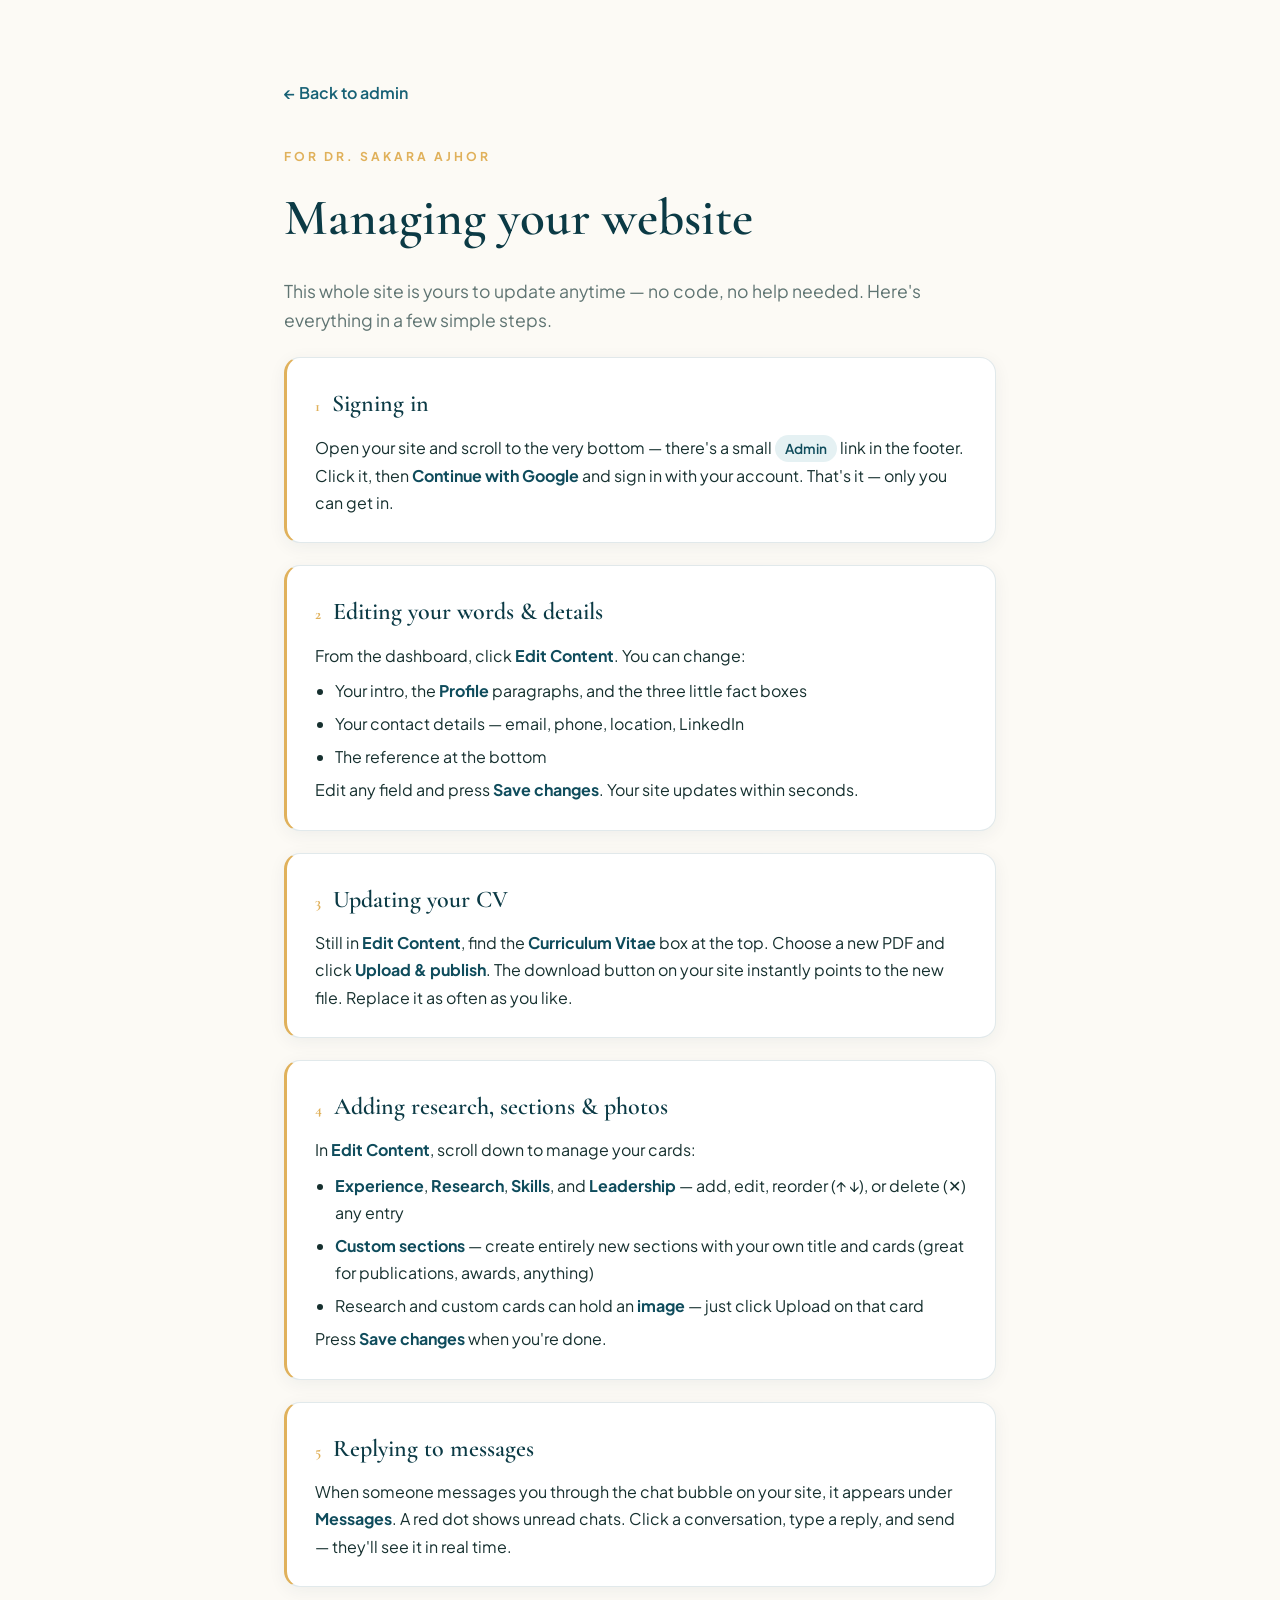
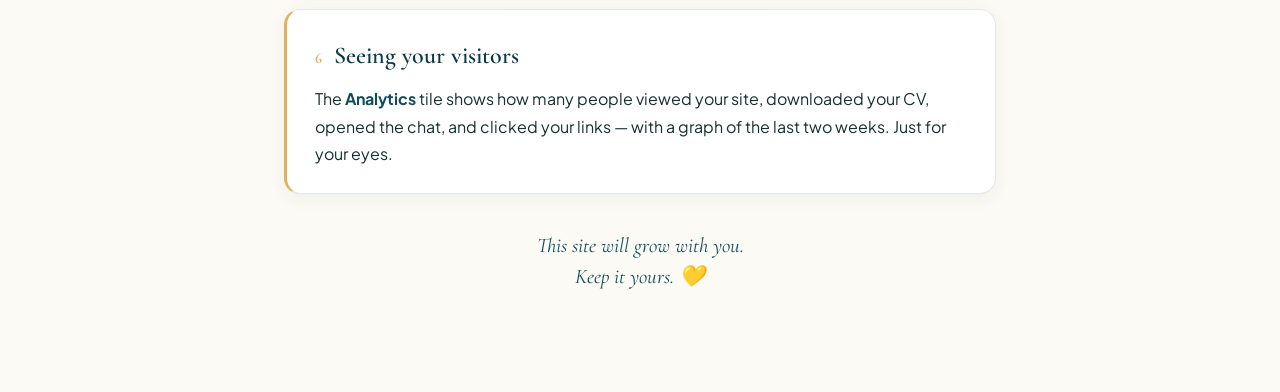
<file: guide.html>
<!DOCTYPE html>
<html lang="en">
<head>
  <meta charset="UTF-8" />
  <meta name="viewport" content="width=device-width, initial-scale=1.0" />
  <title>Managing your site · Dr. Sakara Ajhor</title>
  <meta name="robots" content="noindex" />
  <link rel="preconnect" href="https://fonts.googleapis.com" />
  <link rel="preconnect" href="https://fonts.gstatic.com" crossorigin />
  <link href="https://fonts.googleapis.com/css2?family=Cormorant+Garamond:wght@500;600;700&family=Plus+Jakarta+Sans:wght@300;400;500;600;700&display=swap" rel="stylesheet" />
  <link rel="stylesheet" href="styles.css?v=9" />
  <link rel="icon" href="data:image/svg+xml,%3Csvg xmlns='http://www.w3.org/2000/svg' viewBox='0 0 100 100'%3E%3Crect width='100' height='100' rx='22' fill='%230f4c5c'/%3E%3Ctext x='50' y='68' font-family='Georgia,serif' font-size='52' fill='%23e9c46a' text-anchor='middle'%3ESA%3C/text%3E%3C/svg%3E" />
  <script>
    (function () {
      try {
        var t = localStorage.getItem("theme");
        if (!t) t = window.matchMedia("(prefers-color-scheme: dark)").matches ? "dark" : "light";
        document.documentElement.setAttribute("data-theme", t);
      } catch (e) {}
    })();
  </script>
  <style>
    .guide { max-width: 760px; margin: 0 auto; padding: 80px 24px 100px; }
    .guide__eyebrow { text-transform: uppercase; letter-spacing: 3px; font-size: 0.76rem; font-weight: 700; color: var(--gold); }
    .guide h1 { font-family: var(--serif); font-size: clamp(2.2rem, 6vw, 3.2rem); color: var(--teal-900); font-weight: 600; margin: 10px 0 16px; }
    .guide__lead { color: var(--muted); font-size: 1.1rem; margin-bottom: 14px; }
    .guide__step { background: var(--white); border: 1px solid var(--line); border-left: 3px solid var(--gold); border-radius: 16px; padding: 26px 28px; margin-top: 22px; box-shadow: var(--shadow-sm); }
    .guide__step h2 { font-family: var(--serif); font-size: 1.5rem; color: var(--teal-900); font-weight: 600; margin-bottom: 10px; display: flex; align-items: baseline; gap: 12px; }
    .guide__step h2 span { font-size: 0.95rem; color: var(--gold); font-weight: 700; }
    .guide__step p, .guide__step li { color: var(--ink); line-height: 1.7; }
    .guide__step ul { margin: 8px 0 0 20px; }
    .guide__step li { margin-bottom: 6px; }
    .guide__step b { color: var(--teal-800); }
    .guide__top { display: inline-flex; align-items: center; gap: 8px; margin-bottom: 40px; color: var(--teal-700); font-weight: 600; }
    .guide__outro { margin-top: 36px; font-family: var(--serif); font-size: 1.3rem; font-style: italic; color: var(--teal-800); text-align: center; line-height: 1.5; }
    .tagpill { display: inline-block; background: rgba(42,138,158,0.12); color: var(--teal-800); padding: 2px 10px; border-radius: 999px; font-size: 0.85rem; font-weight: 600; }
  </style>
</head>
<body>
  <div class="guide">
    <a href="admin.html" class="guide__top">← Back to admin</a>
    <p class="guide__eyebrow">For Dr. Sakara Ajhor</p>
    <h1>Managing your website</h1>
    <p class="guide__lead">This whole site is yours to update anytime — no code, no help needed. Here's everything in a few simple steps.</p>

    <div class="guide__step">
      <h2><span>1</span> Signing in</h2>
      <p>Open your site and scroll to the very bottom — there's a small <span class="tagpill">Admin</span> link in the footer. Click it, then <b>Continue with Google</b> and sign in with your account. That's it — only you can get in.</p>
    </div>

    <div class="guide__step">
      <h2><span>2</span> Editing your words &amp; details</h2>
      <p>From the dashboard, click <b>Edit Content</b>. You can change:</p>
      <ul>
        <li>Your intro, the <b>Profile</b> paragraphs, and the three little fact boxes</li>
        <li>Your contact details — email, phone, location, LinkedIn</li>
        <li>The reference at the bottom</li>
      </ul>
      <p>Edit any field and press <b>Save changes</b>. Your site updates within seconds.</p>
    </div>

    <div class="guide__step">
      <h2><span>3</span> Updating your CV</h2>
      <p>Still in <b>Edit Content</b>, find the <b>Curriculum Vitae</b> box at the top. Choose a new PDF and click <b>Upload &amp; publish</b>. The download button on your site instantly points to the new file. Replace it as often as you like.</p>
    </div>

    <div class="guide__step">
      <h2><span>4</span> Adding research, sections &amp; photos</h2>
      <p>In <b>Edit Content</b>, scroll down to manage your cards:</p>
      <ul>
        <li><b>Experience</b>, <b>Research</b>, <b>Skills</b>, and <b>Leadership</b> — add, edit, reorder (↑ ↓), or delete (✕) any entry</li>
        <li><b>Custom sections</b> — create entirely new sections with your own title and cards (great for publications, awards, anything)</li>
        <li>Research and custom cards can hold an <b>image</b> — just click Upload on that card</li>
      </ul>
      <p>Press <b>Save changes</b> when you're done.</p>
    </div>

    <div class="guide__step">
      <h2><span>5</span> Replying to messages</h2>
      <p>When someone messages you through the chat bubble on your site, it appears under <b>Messages</b>. A red dot shows unread chats. Click a conversation, type a reply, and send — they'll see it in real time.</p>
    </div>

    <div class="guide__step">
      <h2><span>6</span> Seeing your visitors</h2>
      <p>The <b>Analytics</b> tile shows how many people viewed your site, downloaded your CV, opened the chat, and clicked your links — with a graph of the last two weeks. Just for your eyes.</p>
    </div>

    <p class="guide__outro">This site will grow with you.<br>Keep it yours. 💛</p>
  </div>
</body>
</html>
</file>
<file: styles.css>
/* ============================================================
   Dr. Sakara Ajhor — Portfolio
   Palette: deep teal, warm ivory, soft gold
   ============================================================ */

:root {
  --teal-900: #0b3a45;
  --teal-800: #0f4c5c;
  --teal-700: #176175;
  --teal-500: #2a8a9e;
  --gold: #e0b15b;
  --gold-soft: #f0d49a;
  --ivory: #f7f3ec;
  --cream: #fcfaf5;
  --ink: #16302f;
  --muted: #5f7472;
  --line: rgba(15, 76, 92, 0.12);
  --white: #ffffff;

  /* theme-dependent surfaces (overridden in dark mode) */
  --alt-bg: var(--ivory);
  --nav-scrolled-bg: rgba(252, 250, 245, 0.85);

  --serif: "Cormorant Garamond", Georgia, serif;
  --sans: "Plus Jakarta Sans", system-ui, sans-serif;

  --shadow-sm: 0 4px 18px rgba(11, 58, 69, 0.06);
  --shadow-md: 0 18px 50px rgba(11, 58, 69, 0.12);
  --radius: 18px;
  --ease: cubic-bezier(0.22, 1, 0.36, 1);
}

* { margin: 0; padding: 0; box-sizing: border-box; }

html { scroll-behavior: smooth; scroll-padding-top: 90px; }

body {
  font-family: var(--sans);
  color: var(--ink);
  background: var(--cream);
  line-height: 1.65;
  -webkit-font-smoothing: antialiased;
  overflow-x: hidden;
}

a { color: inherit; text-decoration: none; }
img { max-width: 100%; display: block; }

/* the hidden attribute must always win over display rules */
[hidden] { display: none !important; }

::selection { background: var(--gold-soft); color: var(--teal-900); }

/* ---------- Scroll progress ---------- */
.scroll-progress {
  position: fixed; top: 0; left: 0; height: 3px; width: 0%;
  background: linear-gradient(90deg, var(--teal-700), var(--gold));
  z-index: 200; transition: width 0.1s linear;
}

/* ---------- Navigation ---------- */
.nav {
  position: fixed; top: 0; left: 0; right: 0; z-index: 100;
  transition: background 0.4s var(--ease), box-shadow 0.4s var(--ease), padding 0.4s var(--ease);
  padding: 22px 0;
}
.nav.scrolled {
  background: var(--nav-scrolled-bg);
  backdrop-filter: blur(14px);
  -webkit-backdrop-filter: blur(14px);
  box-shadow: 0 1px 0 var(--line);
  padding: 12px 0;
}
.nav__inner {
  max-width: 1180px; margin: 0 auto; padding: 0 28px;
  display: flex; align-items: center; justify-content: space-between;
}
.brand { display: flex; align-items: center; gap: 12px; }
.brand__mark {
  width: 42px; height: 42px; border-radius: 12px;
  display: grid; place-items: center;
  background: linear-gradient(135deg, var(--teal-800), var(--teal-700));
  color: var(--gold-soft); font-family: var(--serif); font-weight: 700;
  font-size: 1.2rem; letter-spacing: 0.5px;
  box-shadow: var(--shadow-sm);
}
.brand__text { font-family: var(--serif); font-size: 1.3rem; font-weight: 600; color: var(--teal-900); }

.nav__links { display: flex; align-items: center; gap: 30px; }
.nav__links a {
  font-size: 0.92rem; font-weight: 500; color: var(--teal-900);
  position: relative; transition: color 0.25s;
}
.nav__links a:not(.nav__cta)::after {
  content: ""; position: absolute; left: 0; bottom: -5px; height: 2px; width: 0;
  background: var(--gold); transition: width 0.3s var(--ease);
}
.nav__links a:not(.nav__cta):hover::after,
.nav__links a:not(.nav__cta).active::after { width: 100%; }
.nav__links a:not(.nav__cta).active { color: var(--teal-700); }
.nav__links a:hover { color: var(--teal-700); }
.nav__cta {
  background: var(--teal-800); color: var(--cream) !important;
  padding: 9px 20px; border-radius: 999px; transition: transform 0.25s, background 0.25s;
}
.nav__cta:hover { background: var(--teal-900); transform: translateY(-2px); }

/* Theme toggle button */
.theme-toggle {
  display: grid; place-items: center; width: 40px; height: 40px;
  border-radius: 10px; border: 1px solid var(--line); background: none;
  color: var(--teal-900); cursor: pointer; transition: 0.25s var(--ease);
}
.theme-toggle:hover { background: rgba(127,127,127,0.12); transform: translateY(-2px); }
.theme-toggle svg { width: 18px; height: 18px; }
.theme-toggle .icon-sun { display: none; }
.theme-toggle .icon-moon { display: block; }
[data-theme="dark"] .theme-toggle .icon-sun { display: block; }
[data-theme="dark"] .theme-toggle .icon-moon { display: none; }
.nav__actions { display: flex; align-items: center; gap: 14px; }

/* Nav links over the dark hero (top of page, not scrolled) need light text */
@media (min-width: 901px) {
  .nav:not(.scrolled) .nav__links a:not(.nav__cta) { color: rgba(247, 243, 236, 0.9); }
  .nav:not(.scrolled) .nav__links a:not(.nav__cta):hover { color: #fff; }
  .nav:not(.scrolled) .brand__text { color: var(--ivory); }
  .nav:not(.scrolled) .theme-toggle { color: var(--ivory); border-color: rgba(247,243,236,0.3); }
}

.nav__toggle { display: none; flex-direction: column; gap: 5px; background: none; border: 0; cursor: pointer; padding: 6px; }
.nav__toggle span { width: 26px; height: 2px; background: var(--teal-900); border-radius: 2px; transition: 0.3s var(--ease); }
.nav__toggle.open span:nth-child(1) { transform: translateY(7px) rotate(45deg); }
.nav__toggle.open span:nth-child(2) { opacity: 0; }
.nav__toggle.open span:nth-child(3) { transform: translateY(-7px) rotate(-45deg); }

/* ---------- Hero ---------- */
.hero {
  position: relative; min-height: 100vh;
  display: flex; align-items: center;
  padding: 120px 0 80px;
  overflow: hidden;
  background: linear-gradient(160deg, #0b3a45 0%, #0f4c5c 48%, #124a59 100%);
  color: var(--ivory);
}
.hero__bg { position: absolute; inset: 0; z-index: 0; }
.blob { position: absolute; border-radius: 50%; filter: blur(70px); opacity: 0.5; }
.blob--1 { width: 520px; height: 520px; background: radial-gradient(circle, rgba(42,138,158,0.6), transparent 70%); top: -120px; right: -80px; animation: float 14s ease-in-out infinite; }
.blob--2 { width: 420px; height: 420px; background: radial-gradient(circle, rgba(224,177,91,0.35), transparent 70%); bottom: -120px; left: -60px; animation: float 18s ease-in-out infinite reverse; }
.grid-overlay {
  position: absolute; inset: 0;
  background-image: linear-gradient(rgba(255,255,255,0.04) 1px, transparent 1px), linear-gradient(90deg, rgba(255,255,255,0.04) 1px, transparent 1px);
  background-size: 54px 54px;
  mask-image: radial-gradient(ellipse at 60% 40%, black, transparent 75%);
}
@keyframes float { 0%,100% { transform: translate(0,0); } 50% { transform: translate(30px, -30px); } }

.hero__inner {
  position: relative; z-index: 1;
  max-width: 1180px; margin: 0 auto; padding: 0 28px;
  display: grid; grid-template-columns: 1.25fr 0.85fr; gap: 50px; align-items: center; width: 100%;
}
.hero__eyebrow {
  text-transform: uppercase; letter-spacing: 3px; font-size: 0.78rem; font-weight: 600;
  color: var(--gold-soft); margin-bottom: 22px;
}
.hero__title {
  font-family: var(--serif); font-weight: 600; line-height: 0.98;
  font-size: clamp(3.4rem, 8vw, 6.2rem); letter-spacing: -1px; margin-bottom: 26px;
}
.hero__lede { font-size: 1.12rem; max-width: 520px; color: rgba(247,243,236,0.82); margin-bottom: 36px; font-weight: 300; }
.hero__actions { display: flex; gap: 16px; flex-wrap: wrap; margin-bottom: 48px; }

.btn { padding: 14px 30px; border-radius: 999px; font-weight: 600; font-size: 0.95rem; transition: 0.3s var(--ease); display: inline-block; }
.btn--primary { background: var(--gold); color: var(--teal-900); box-shadow: 0 10px 30px rgba(224,177,91,0.3); }
.btn--primary:hover { transform: translateY(-3px); box-shadow: 0 16px 40px rgba(224,177,91,0.42); }
.btn--ghost { border: 1px solid rgba(247,243,236,0.4); color: var(--ivory); }
.btn--ghost:hover { background: rgba(247,243,236,0.1); transform: translateY(-3px); }

.hero__meta { list-style: none; display: flex; gap: 36px; flex-wrap: wrap; }
.hero__meta li { display: flex; flex-direction: column; }
.hero__meta strong { font-family: var(--serif); font-size: 2rem; color: var(--gold-soft); line-height: 1; }
.hero__meta span { font-size: 0.82rem; color: rgba(247,243,236,0.7); margin-top: 4px; }

/* Portrait */
.hero__portrait { display: flex; justify-content: center; }
.portrait { position: relative; width: 320px; height: 360px; display: grid; place-items: center; }
.portrait__ring {
  position: absolute; inset: 0; border-radius: 50% 50% 46% 54% / 56% 44% 56% 44%;
  background: linear-gradient(145deg, rgba(224,177,91,0.18), rgba(42,138,158,0.22));
  border: 1px solid rgba(240,212,154,0.35);
  backdrop-filter: blur(4px);
  animation: morph 10s ease-in-out infinite;
}
@keyframes morph {
  0%,100% { border-radius: 50% 50% 46% 54% / 56% 44% 56% 44%; }
  50% { border-radius: 46% 54% 52% 48% / 48% 52% 48% 52%; }
}
.portrait__monogram {
  position: relative; font-family: var(--serif); font-size: 6.5rem; font-weight: 600;
  color: var(--gold-soft); letter-spacing: 2px; text-shadow: 0 6px 24px rgba(0,0,0,0.25);
}
.portrait__img {
  position: absolute; inset: 10px; width: calc(100% - 20px); height: calc(100% - 20px);
  object-fit: cover; border-radius: 50% 50% 46% 54% / 56% 44% 56% 44%;
  animation: morph 10s ease-in-out infinite; box-shadow: 0 10px 30px rgba(0,0,0,0.25);
}
.portrait--has-photo .portrait__monogram { display: none; }
.portrait__badge {
  position: absolute; bottom: 8px; right: -18px;
  display: flex; align-items: center; gap: 8px;
  background: var(--cream); color: var(--teal-800);
  padding: 9px 16px; border-radius: 999px; font-size: 0.8rem; font-weight: 600;
  box-shadow: var(--shadow-md);
}
.portrait__badge svg { color: var(--gold); }

.hero__scroll { position: absolute; bottom: 28px; left: 50%; transform: translateX(-50%); width: 26px; height: 42px; border: 2px solid rgba(247,243,236,0.4); border-radius: 14px; z-index: 1; }
.hero__scroll span { position: absolute; top: 8px; left: 50%; transform: translateX(-50%); width: 4px; height: 8px; background: var(--gold-soft); border-radius: 2px; animation: scrolldot 1.6s ease-in-out infinite; }
@keyframes scrolldot { 0% { opacity: 0; top: 8px; } 50% { opacity: 1; } 100% { opacity: 0; top: 24px; } }

/* ---------- Sections ---------- */
.section { max-width: 1180px; margin: 0 auto; padding: 110px 28px; }
.section--alt { max-width: none; background: var(--alt-bg); }
.section--alt > * { max-width: 1180px; margin-left: auto; margin-right: auto; }
.section__head { display: flex; align-items: baseline; gap: 18px; margin-bottom: 56px; }
.section__title { font-family: var(--serif); font-size: clamp(2.2rem, 5vw, 3.4rem); font-weight: 600; color: var(--teal-900); letter-spacing: -0.5px; }

/* ---------- About ---------- */
.about { display: grid; grid-template-columns: 1.4fr 1fr; gap: 60px; align-items: start; }
.about__lead { font-family: var(--serif); font-size: 1.7rem; line-height: 1.4; color: var(--teal-800); margin-bottom: 26px; font-weight: 500; }
.about__text p { color: var(--muted); margin-bottom: 18px; max-width: 60ch; }
.about__facts { display: flex; flex-direction: column; gap: 18px; }
.fact { background: var(--white); border: 1px solid var(--line); border-radius: var(--radius); padding: 22px 24px; box-shadow: var(--shadow-sm); border-left: 3px solid var(--gold); transition: transform 0.3s var(--ease), box-shadow 0.3s var(--ease); }
.fact:hover { transform: translateX(6px); box-shadow: var(--shadow-md); }
.fact__label { text-transform: uppercase; letter-spacing: 1.5px; font-size: 0.72rem; color: var(--gold); font-weight: 700; }
.fact__value { display: block; font-family: var(--serif); font-size: 1.4rem; color: var(--teal-900); margin: 4px 0; font-weight: 600; }
.fact__sub { font-size: 0.85rem; color: var(--muted); }

/* ---------- Timeline ---------- */
.timeline { position: relative; padding-left: 8px; }
.timeline::before { content: ""; position: absolute; left: 7px; top: 8px; bottom: 8px; width: 2px; background: linear-gradient(var(--teal-500), var(--gold)); opacity: 0.4; }
.tl-item { position: relative; display: grid; grid-template-columns: 180px 1fr; gap: 30px; padding: 0 0 44px 38px; }
.tl-item:last-child { padding-bottom: 0; }
.tl-item__dot { position: absolute; left: 0; top: 6px; width: 16px; height: 16px; border-radius: 50%; background: var(--cream); border: 3px solid var(--teal-700); transition: 0.3s; }
.section--alt .tl-item__dot { background: var(--alt-bg); }
.tl-item:hover .tl-item__dot { border-color: var(--gold); transform: scale(1.2); }
.tl-item__date { font-weight: 600; color: var(--teal-700); font-size: 0.92rem; padding-top: 4px; }
.tl-item__tag { display: inline-block; font-size: 0.7rem; text-transform: uppercase; letter-spacing: 1.5px; font-weight: 700; color: var(--gold); margin-bottom: 8px; }
.tl-item__body h3 { font-family: var(--serif); font-size: 1.5rem; color: var(--teal-900); font-weight: 600; margin-bottom: 4px; }
.tl-item__org { font-weight: 600; color: var(--teal-700); margin-bottom: 8px; font-size: 0.95rem; }
.tl-item__body p:last-child { color: var(--muted); font-size: 0.95rem; }

/* ---------- Cards ---------- */
.cards { display: grid; grid-template-columns: repeat(2, 1fr); gap: 28px; }
.card { background: var(--white); border: 1px solid var(--line); border-radius: var(--radius); padding: 34px; box-shadow: var(--shadow-sm); transition: transform 0.35s var(--ease), box-shadow 0.35s var(--ease); position: relative; overflow: hidden; }
.card::before { content: ""; position: absolute; top: 0; left: 0; right: 0; height: 3px; background: linear-gradient(90deg, var(--teal-700), var(--gold)); transform: scaleX(0); transform-origin: left; transition: transform 0.4s var(--ease); }
.card:hover { transform: translateY(-8px); box-shadow: var(--shadow-md); }
.card:hover::before { transform: scaleX(1); }
.card--feature { grid-column: 1 / -1; background: linear-gradient(135deg, #0f4c5c, #0b3a45); color: var(--ivory); border: none; }
.card--feature::before { background: var(--gold); }
.card__img { width: 100%; max-height: 200px; object-fit: cover; border-radius: 12px; margin-bottom: 18px; display: block; }
.card__icon { width: 54px; height: 54px; border-radius: 14px; display: grid; place-items: center; background: rgba(42,138,158,0.12); color: var(--teal-700); margin-bottom: 20px; }
.card--feature .card__icon { background: rgba(224,177,91,0.18); color: var(--gold-soft); }
.card__icon svg { width: 26px; height: 26px; }
.card__period { text-transform: uppercase; letter-spacing: 1.5px; font-size: 0.72rem; font-weight: 700; color: var(--gold); }
.card h3 { font-family: var(--serif); font-size: 1.6rem; font-weight: 600; margin: 8px 0 10px; color: var(--teal-900); line-height: 1.2; }
.card--feature h3 { color: var(--ivory); }
.card__sub { color: var(--muted); font-size: 0.95rem; margin-bottom: 10px; }
.card--feature .card__sub { color: rgba(247,243,236,0.85); }
.card__meta { font-size: 0.85rem; color: var(--muted); font-style: italic; margin-bottom: 16px; }
.card--feature .card__meta { color: rgba(247,243,236,0.7); }
.card__list { list-style: none; display: flex; flex-direction: column; gap: 8px; }
.card__list li { position: relative; padding-left: 22px; font-size: 0.92rem; color: var(--ink); }
.card--feature .card__list li { color: rgba(247,243,236,0.9); }
.card__list li::before { content: ""; position: absolute; left: 0; top: 9px; width: 8px; height: 8px; border-radius: 50%; background: var(--gold); }

/* ---------- Skills ---------- */
.skills { display: grid; grid-template-columns: repeat(3, 1fr); gap: 40px; }
.skills__heading { font-family: var(--serif); font-size: 1.45rem; color: var(--teal-800); font-weight: 600; margin-bottom: 22px; padding-bottom: 12px; border-bottom: 2px solid var(--line); }
.chips { list-style: none; display: flex; flex-wrap: wrap; gap: 10px; }
.chips li { background: var(--white); border: 1px solid var(--line); padding: 9px 16px; border-radius: 999px; font-size: 0.88rem; font-weight: 500; color: var(--teal-800); transition: 0.25s var(--ease); }
.chips li:hover { background: var(--teal-800); color: var(--cream); border-color: var(--teal-800); transform: translateY(-2px); }
.bars { display: flex; flex-direction: column; gap: 20px; }
.bar__label { font-size: 0.88rem; font-weight: 500; color: var(--teal-900); display: block; margin-bottom: 8px; }
.bar__track { height: 8px; background: rgba(15,76,92,0.1); border-radius: 999px; overflow: hidden; }
.bar__track i { display: block; height: 100%; width: 0; background: linear-gradient(90deg, var(--teal-700), var(--gold)); border-radius: 999px; transition: width 1.1s var(--ease); }
.bar__track.animate i { width: var(--w); }
.lang { background: var(--white); border: 1px solid var(--line); border-radius: var(--radius); padding: 26px; box-shadow: var(--shadow-sm); }
.lang__row { display: flex; justify-content: space-between; align-items: center; padding: 14px 0; border-bottom: 1px solid var(--line); font-weight: 500; color: var(--teal-900); }
.lang__level { font-size: 0.82rem; color: var(--gold); font-weight: 700; }
.lang__note { font-size: 0.82rem; color: var(--muted); margin-top: 14px; text-align: center; letter-spacing: 0.5px; }

/* ---------- Leadership & Awards ---------- */
.lead-grid { display: grid; grid-template-columns: 1.3fr 1fr; gap: 50px; }
.lead-col__title { font-family: var(--serif); font-size: 1.5rem; color: var(--teal-800); font-weight: 600; margin-bottom: 26px; }
.lead-list { list-style: none; display: flex; flex-direction: column; gap: 4px; }
.lead-list li { display: grid; grid-template-columns: 60px 1fr; gap: 20px; padding: 18px 0; border-bottom: 1px solid var(--line); }
.lead-list__year { font-family: var(--serif); font-size: 1.2rem; font-weight: 700; color: var(--gold); }
.lead-list strong { color: var(--teal-900); font-weight: 600; }
.lead-list p { font-size: 0.88rem; color: var(--muted); margin-top: 4px; }

.award { display: flex; gap: 18px; background: linear-gradient(135deg, #0f4c5c, #0b3a45); color: var(--ivory); padding: 30px; border-radius: var(--radius); box-shadow: var(--shadow-md); margin-bottom: 26px; }
.award__medal { flex-shrink: 0; width: 56px; height: 56px; border-radius: 14px; display: grid; place-items: center; background: rgba(224,177,91,0.2); color: var(--gold-soft); }
.award__year { font-size: 0.8rem; font-weight: 700; letter-spacing: 1.5px; color: var(--gold-soft); }
.award h4 { font-family: var(--serif); font-size: 1.35rem; margin: 4px 0 8px; font-weight: 600; }
.award p { font-size: 0.9rem; color: rgba(247,243,236,0.82); }

.quote { background: var(--white); border: 1px solid var(--line); border-left: 3px solid var(--gold); border-radius: var(--radius); padding: 28px; box-shadow: var(--shadow-sm); }
.quote svg { color: var(--gold); margin-bottom: 12px; }
.quote p { font-family: var(--serif); font-size: 1.4rem; line-height: 1.4; color: var(--teal-800); font-style: italic; }

/* ---------- Custom sections ---------- */
.custom-intro { color: var(--muted); max-width: 62ch; margin: -24px 0 30px; font-size: 1.05rem; }

/* ---------- CV download band ---------- */
.cv-band {
  position: relative; overflow: hidden;
  border-radius: 28px;
  background: linear-gradient(135deg, #0f4c5c, #0b3a45);
  color: var(--ivory);
  padding: 70px 40px;
  text-align: center;
  box-shadow: var(--shadow-md);
}
.cv-band__bg { position: absolute; inset: 0; z-index: 0; }
.cv-band__blob { position: absolute; width: 420px; height: 420px; border-radius: 50%; filter: blur(70px); opacity: 0.5; background: radial-gradient(circle, rgba(224,177,91,0.4), transparent 70%); top: -160px; right: -100px; }
.cv-band__content { position: relative; z-index: 1; max-width: 600px; margin: 0 auto; display: flex; flex-direction: column; align-items: center; }
.cv-band__icon { width: 64px; height: 64px; border-radius: 18px; display: grid; place-items: center; background: rgba(224,177,91,0.18); color: var(--gold-soft); margin-bottom: 22px; }
.cv-band__icon svg { width: 30px; height: 30px; }
.cv-band__eyebrow { text-transform: uppercase; letter-spacing: 3px; font-size: 0.78rem; font-weight: 600; color: var(--gold-soft); margin-bottom: 12px; }
.cv-band h2 { font-family: var(--serif); font-size: clamp(2rem, 5vw, 3rem); font-weight: 600; margin-bottom: 14px; letter-spacing: -0.5px; }
.cv-band p { color: rgba(247,243,236,0.82); max-width: 480px; margin-bottom: 30px; font-weight: 300; }
.cv-band__btn { display: inline-flex; align-items: center; gap: 10px; }
.cv-band__view { margin-top: 18px; font-size: 0.92rem; color: var(--gold-soft); transition: color 0.25s; }
.cv-band__view:hover { color: var(--gold); }

/* ---------- Contact ---------- */
.section--contact { background: linear-gradient(160deg, #0b3a45, #0f4c5c); color: var(--ivory); max-width: none; padding: 110px 28px; }
.contact { max-width: 1180px; margin: 0 auto; }
.contact__head { margin-bottom: 48px; }
.section--contact .section__title { color: var(--ivory); }
.contact__head { display: flex; flex-direction: column; gap: 8px; }
.contact__lede { color: rgba(247,243,236,0.8); max-width: 560px; font-size: 1.05rem; font-weight: 300; margin-top: 10px; }
.contact__grid { display: grid; grid-template-columns: repeat(2, 1fr); gap: 18px; margin-bottom: 40px; }
.contact__card { background: rgba(255,255,255,0.06); border: 1px solid rgba(247,243,236,0.14); border-radius: var(--radius); padding: 26px; display: flex; flex-direction: column; gap: 6px; transition: 0.3s var(--ease); }
a.contact__card:hover { background: rgba(255,255,255,0.12); transform: translateY(-4px); border-color: var(--gold); }
.contact__label { text-transform: uppercase; letter-spacing: 1.5px; font-size: 0.72rem; font-weight: 700; color: var(--gold-soft); }
.contact__value { font-size: 1.1rem; font-weight: 500; }
.reference { background: rgba(255,255,255,0.06); border: 1px solid rgba(247,243,236,0.14); border-radius: var(--radius); padding: 28px; }
.reference__label { text-transform: uppercase; letter-spacing: 1.5px; font-size: 0.72rem; font-weight: 700; color: var(--gold-soft); display: block; margin-bottom: 10px; }
.reference p { color: rgba(247,243,236,0.9); }
.reference__contact { font-size: 0.9rem; color: rgba(247,243,236,0.65); margin-top: 6px; }

/* ---------- Footer ---------- */
.footer { background: #082a33; color: rgba(247,243,236,0.7); padding: 36px 28px; }
.footer__inner { max-width: 1180px; margin: 0 auto; display: flex; align-items: center; justify-content: space-between; gap: 18px; flex-wrap: wrap; }
.footer .brand__mark { width: 38px; height: 38px; font-size: 1rem; }
.footer p { font-size: 0.9rem; }
.footer__links { display: flex; align-items: center; gap: 22px; }
.footer__top { font-size: 0.9rem; color: var(--gold-soft); transition: 0.25s; }
.footer__top:hover { color: var(--gold); }
.footer__admin { font-size: 0.82rem; color: rgba(247,243,236,0.4); transition: color 0.25s; }
.footer__admin:hover { color: var(--gold-soft); }

/* ---------- Chat widget ---------- */
.chat { position: fixed; right: 24px; bottom: 24px; z-index: 150; }
.chat__fab {
  width: 60px; height: 60px; border-radius: 50%; border: 0; cursor: pointer;
  background: linear-gradient(135deg, var(--teal-700), var(--teal-800)); color: var(--gold-soft);
  display: grid; place-items: center; box-shadow: 0 12px 30px rgba(11,58,69,0.35);
  transition: transform 0.25s var(--ease);
}
.chat__fab:hover { transform: translateY(-3px) scale(1.04); }
.chat__fab svg { width: 26px; height: 26px; position: absolute; transition: opacity 0.2s, transform 0.2s; }
.chat__fab-close { opacity: 0; transform: rotate(-90deg); }
.chat__fab--open .chat__fab-open { opacity: 0; transform: rotate(90deg); }
.chat__fab--open .chat__fab-close { opacity: 1; transform: rotate(0); }

.chat__panel {
  position: absolute; right: 0; bottom: 74px; width: min(370px, calc(100vw - 32px));
  height: min(540px, calc(100vh - 120px));
  background: var(--cream); border: 1px solid var(--line); border-radius: 20px;
  box-shadow: 0 24px 60px rgba(11,58,69,0.28); display: flex; flex-direction: column; overflow: hidden;
  animation: chatIn 0.28s var(--ease);
}
@keyframes chatIn { from { opacity: 0; transform: translateY(16px) scale(0.97); } to { opacity: 1; transform: none; } }
.chat__header {
  display: flex; align-items: center; justify-content: space-between; gap: 12px;
  padding: 16px 18px; background: linear-gradient(135deg, var(--teal-800), var(--teal-900)); color: var(--ivory);
}
.chat__header-info { display: flex; flex-direction: column; }
.chat__title { font-family: var(--serif); font-size: 1.25rem; font-weight: 600; }
.chat__sub { font-size: 0.76rem; color: rgba(247,243,236,0.7); }
.chat__close { background: none; border: 0; color: rgba(247,243,236,0.8); font-size: 1.1rem; cursor: pointer; padding: 4px 8px; border-radius: 8px; }
.chat__close:hover { background: rgba(255,255,255,0.12); color: #fff; }

.chat__body { flex: 1; overflow: hidden; display: flex; flex-direction: column; }
.chat__signin { flex: 1; display: flex; flex-direction: column; align-items: center; justify-content: center; gap: 14px; padding: 30px; text-align: center; color: var(--muted); }
.chat__signin svg { color: var(--teal-500); }
.chat__messages { flex: 1; overflow-y: auto; padding: 18px; display: flex; flex-direction: column; gap: 10px; }
.chat__empty { color: var(--muted); font-size: 0.9rem; text-align: center; margin: auto 0; }
.chat__row { display: flex; width: 100%; }
.chat__row--me { justify-content: flex-end; }
.chat__row--them { justify-content: flex-start; }
.chat__msg { max-width: 78%; padding: 10px 14px; border-radius: 16px; font-size: 0.92rem; line-height: 1.45; word-wrap: break-word; overflow-wrap: anywhere; white-space: pre-wrap; }
.chat__msg--me { background: var(--teal-700); color: var(--ivory); border-bottom-right-radius: 5px; }
.chat__msg--them { background: var(--white); border: 1px solid var(--line); color: var(--ink); border-bottom-left-radius: 5px; }
[data-theme="dark"] .chat__msg--me { background: var(--teal-500); color: #06181d; }

.chat__inputbar { display: flex; gap: 8px; padding: 12px; border-top: 1px solid var(--line); background: var(--cream); }
.chat__inputbar input {
  flex: 1; border: 1px solid var(--line); border-radius: 999px; padding: 11px 16px;
  font-family: var(--sans); font-size: 0.92rem; color: var(--ink); background: var(--white);
}
.chat__inputbar input:focus { outline: none; border-color: var(--teal-500); }
.chat__inputbar button {
  width: 44px; height: 44px; flex-shrink: 0; border: 0; border-radius: 50%; cursor: pointer;
  background: var(--gold); color: var(--teal-900); display: grid; place-items: center; transition: 0.2s var(--ease);
}
.chat__inputbar button:hover { transform: scale(1.06); }

@media (max-width: 600px) {
  .chat { right: 16px; bottom: 16px; }
  .chat__panel { bottom: 70px; }
}

/* ---------- Birthday easter egg ---------- */
.petals { position: fixed; inset: 0; pointer-events: none; z-index: 250; overflow: hidden; }
.petals span { position: absolute; top: -40px; font-size: 1.6rem; opacity: 0.9; animation-name: petalFall; animation-timing-function: linear; animation-iteration-count: 1; }
@keyframes petalFall {
  0% { transform: translateY(-40px) rotate(0deg); opacity: 0; }
  10% { opacity: 0.95; }
  100% { transform: translateY(104vh) rotate(360deg); opacity: 0.9; }
}
.bday-toast {
  position: fixed; left: 50%; bottom: 28px; transform: translate(-50%, 140%);
  background: linear-gradient(135deg, var(--teal-800), var(--teal-900)); color: var(--ivory);
  padding: 14px 22px; border-radius: 999px; box-shadow: var(--shadow-md); z-index: 260;
  font-size: 0.95rem; max-width: calc(100vw - 32px); transition: transform 0.5s var(--ease);
}
.bday-toast.show { transform: translate(-50%, 0); }
.bday-toast strong { color: var(--gold-soft); }
@media (prefers-reduced-motion: reduce) { .petals { display: none; } }

/* ---------- Reveal animation ---------- */
.reveal { opacity: 0; transform: translateY(28px); transition: opacity 0.8s var(--ease), transform 0.8s var(--ease); }
.reveal.visible { opacity: 1; transform: none; }

/* ---------- Responsive ---------- */
@media (max-width: 900px) {
  .hero__inner { grid-template-columns: 1fr; gap: 40px; }
  .hero__portrait { order: -1; }
  .portrait { width: 240px; height: 280px; }
  .portrait__monogram { font-size: 5rem; }
  .about, .lead-grid { grid-template-columns: 1fr; gap: 36px; }
  .cards { grid-template-columns: 1fr; }
  .skills { grid-template-columns: 1fr; gap: 36px; }
  .contact__grid { grid-template-columns: 1fr; }

  .nav__links {
    position: fixed; top: 0; right: 0; height: 100vh; width: min(78vw, 320px);
    flex-direction: column; justify-content: center; align-items: flex-start; gap: 26px;
    background: var(--cream); padding: 0 40px; box-shadow: -10px 0 40px rgba(0,0,0,0.15);
    transform: translateX(100%); transition: transform 0.4s var(--ease); z-index: 90;
  }
  .nav__links.open { transform: translateX(0); }
  .nav__links a { font-size: 1.2rem; }
  .nav__toggle { display: flex; z-index: 95; }
}

@media (max-width: 600px) {
  .section { padding: 80px 22px; }
  .section--alt, .section--contact { padding: 80px 22px; }
  .tl-item { grid-template-columns: 1fr; gap: 6px; padding-left: 34px; }
  .hero__meta { gap: 24px; }
  .brand__text { display: none; }
  .award { flex-direction: column; }
}

@media (prefers-reduced-motion: reduce) {
  *, *::before, *::after { animation: none !important; transition: none !important; }
  .reveal { opacity: 1; transform: none; }
}

/* ---------- Dark theme ---------- */
[data-theme="dark"] {
  --teal-900: #e8f0ef;            /* headings / titles */
  --teal-800: #7fc6d6;            /* accent text */
  --teal-700: #74bccd;            /* accent text 2 */
  --ink: #d6e2e1;                 /* body text */
  --muted: #93a9a7;               /* secondary text */
  --cream: #0a1f25;               /* page background */
  --white: #102a32;               /* card / surface background */
  --line: rgba(255, 255, 255, 0.10);
  --alt-bg: #0d242b;              /* alternating section bg */
  --nav-scrolled-bg: rgba(10, 31, 37, 0.85);
}
[data-theme="dark"] body { background: var(--cream); }
/* Keep the chip hover readable in dark mode */
[data-theme="dark"] .chips li:hover { color: #07181d; }
/* Soften the always-dark feature blocks so they separate from the dark page */
[data-theme="dark"] .card--feature,
[data-theme="dark"] .award { border: 1px solid rgba(255,255,255,0.08); }
</file>
